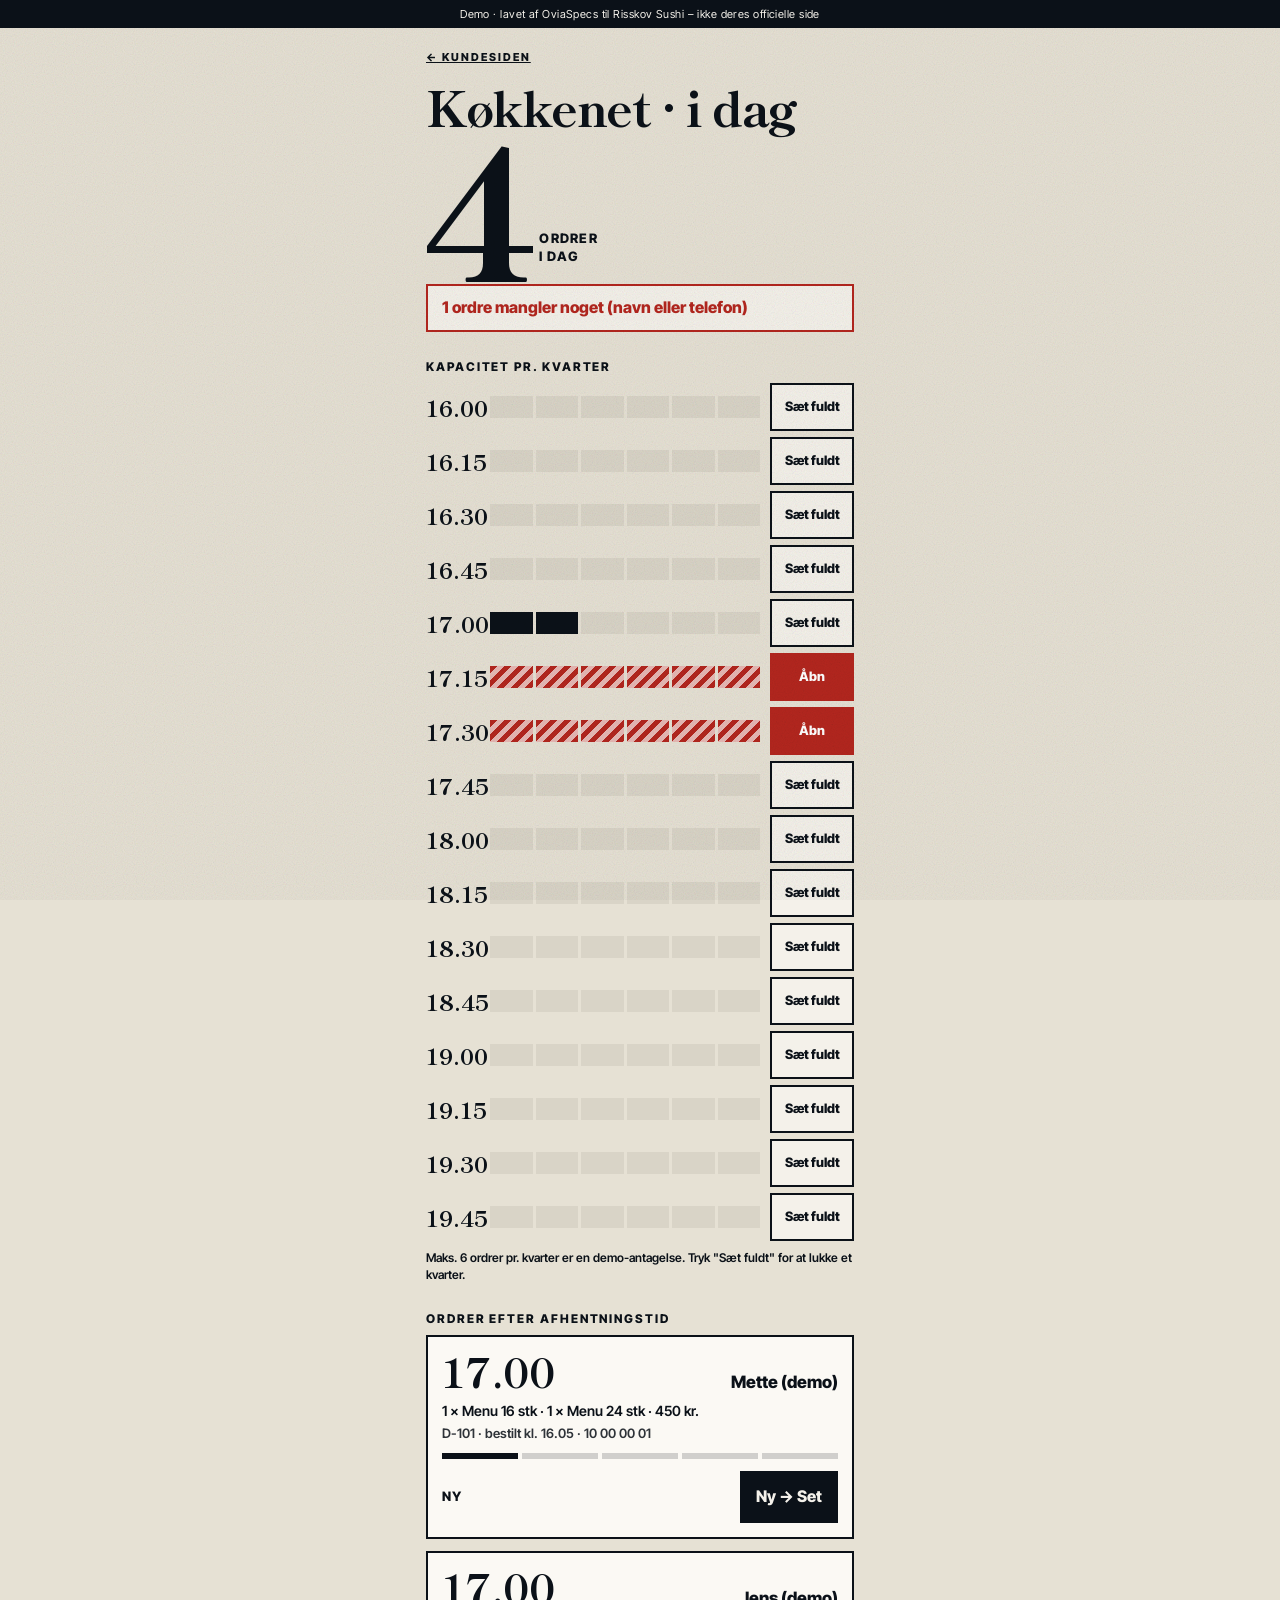
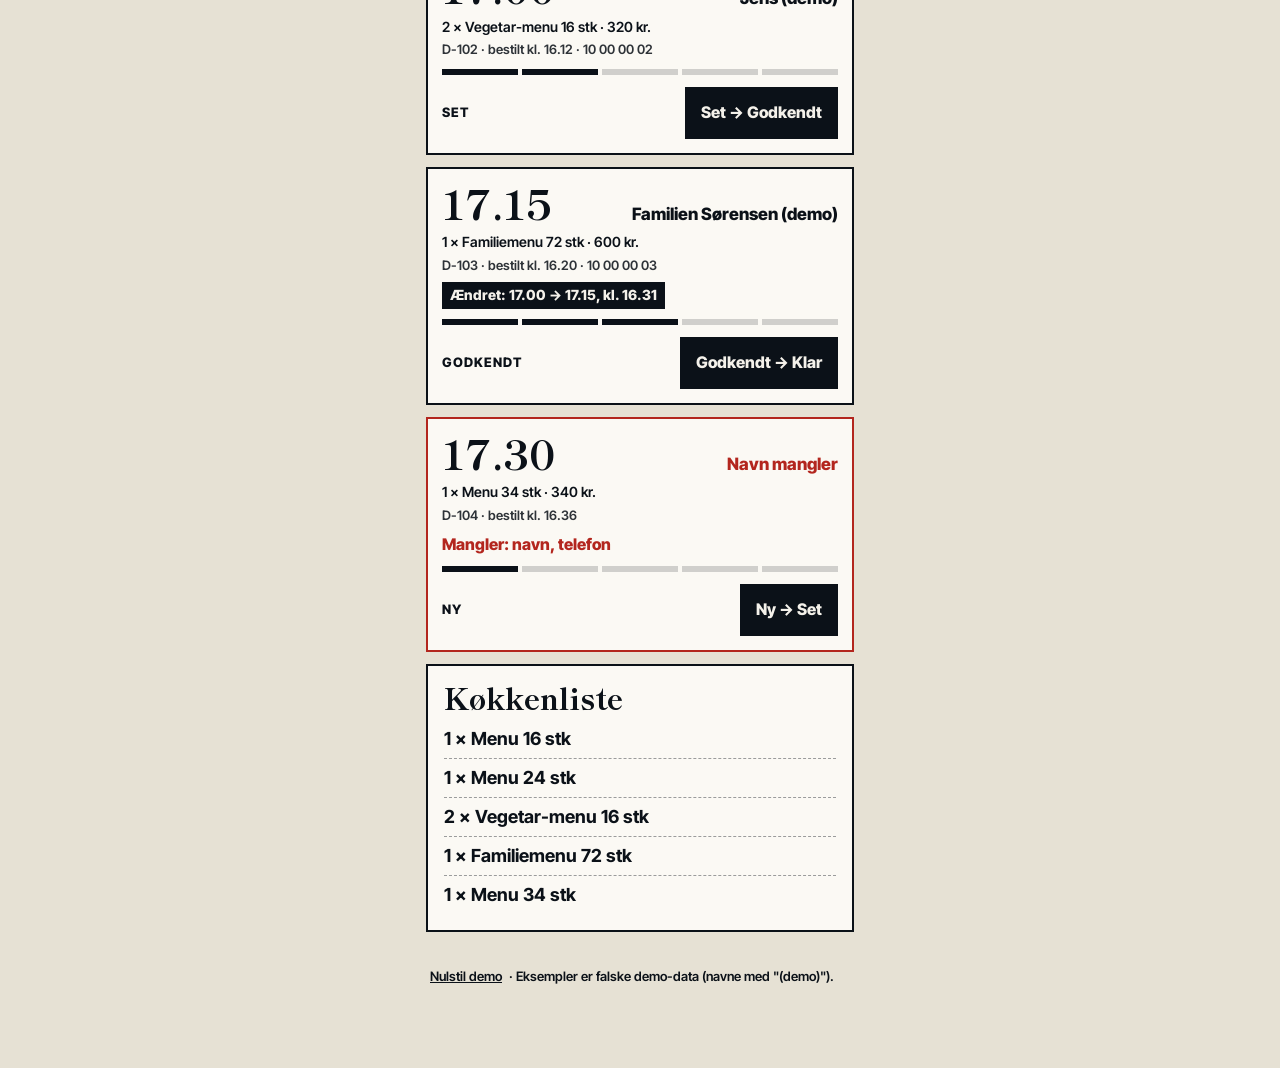
<file: ejer.html>
<!doctype html>
<html lang="da">
<head>
<meta charset="utf-8">
<meta name="viewport" content="width=device-width,initial-scale=1">
<meta name="robots" content="noindex,nofollow">
<title>Risskov Sushi · Køkkenet (demo)</title>
<link rel="preconnect" href="https://fonts.googleapis.com"><link rel="preconnect" href="https://fonts.gstatic.com" crossorigin>
<link href="https://fonts.googleapis.com/css2?family=Shippori+Mincho:wght@500;800&family=Inter+Tight:wght@400;600;800&display=swap" rel="stylesheet">
<link rel="stylesheet" href="./css/style.css">
</head>
<body class="ejer">
<div class="demo" role="note">Demo · lavet af OviaSpecs til Risskov Sushi – ikke deres officielle side</div>
<main class="wrap" id="main">
  <p class="k" style="margin-top:20px"><a href="./index.html">← Kundesiden</a></p>
  <h1 class="eh" id="eh">Køkkenet · i dag</h1>
  <div class="big2"><b id="tot" aria-live="polite">0</b><span>ordrer<br>i dag</span></div>
  <div id="warn"></div>

  <h2 class="sub">Kapacitet pr. kvarter</h2>
  <div class="cap" id="cap"></div>
  <p style="font-size:12px;font-weight:600;margin-top:8px">Maks. <span id="capn">6</span> ordrer pr. kvarter er en demo-antagelse. Tryk "Sæt fuldt" for at lukke et kvarter.</p>

  <h2 class="sub">Ordrer efter afhentningstid</h2>
  <div id="orders"></div>

  <div class="klist"><h2>Køkkenliste</h2><ul id="klist"></ul></div>
  <p style="font-size:13px;font-weight:600"><button class="link" id="reset" type="button">Nulstil demo</button> · Eksempler er falske demo-data (navne med "(demo)").</p>
</main>
<script src="./js/shared.js"></script>
<script src="./js/ejer.js"></script>
</body>
</html>
</file>
<file: css/style.css>
/* Risskov Sushi demo – retning C (varm og taktil: bon og tidslinje). Farver fra stedets menukort: mørk blå-sort, grøn, sand. */
:root{
  --ink:#0B1118;
  --paper:#F4F1EA;
  --bon:#FBF9F4;
  --board:#E6E1D4;
  --green:#0B6B42;
  --sand:#D9BE8C;
  --grey:#C9C6BF;
  --red:#B3261E;
  --f-d:'Shippori Mincho',Georgia,serif;
  --f-b:'Inter Tight',system-ui,sans-serif;
}
*{box-sizing:border-box;margin:0;padding:0}
[hidden]{display:none!important}
html{-webkit-text-size-adjust:100%}
html,body{overflow-x:clip}
body{background:var(--board);color:var(--ink);font-family:var(--f-b);font-size:16px;line-height:1.45;min-height:100vh;padding-top:30px}
body:after{content:"";position:fixed;inset:0;pointer-events:none;opacity:.2;mix-blend-mode:multiply;z-index:90;background-image:url("data:image/svg+xml,%3Csvg xmlns='http://www.w3.org/2000/svg' width='160' height='160'%3E%3Cfilter id='n'%3E%3CfeTurbulence type='fractalNoise' baseFrequency='.9' numOctaves='2'/%3E%3C/filter%3E%3Crect width='100%25' height='100%25' filter='url(%23n)'/%3E%3C/svg%3E")}
a{color:inherit}
button,input{font:inherit;color:inherit}
:focus-visible{outline:3px solid var(--ink);outline-offset:3px}
.wrap{max-width:460px;margin:0 auto;padding:0 16px;position:relative}
.site{max-width:1100px;margin:0 auto;padding:0 16px;position:relative}
.demo{position:fixed;top:0;left:0;right:0;z-index:100;background:var(--ink);color:var(--paper);font-size:11px;letter-spacing:.04em;padding:7px 16px;line-height:1.3;text-align:center}
.vh{position:absolute;width:1px;height:1px;overflow:hidden;clip:rect(0 0 0 0)}
.k{font-size:11px;font-weight:800;letter-spacing:.18em;text-transform:uppercase}
.tbd{color:var(--red);font-weight:800}
.btn{display:flex;align-items:center;justify-content:space-between;gap:12px;width:100%;min-height:58px;padding:16px 20px;background:var(--green);color:#fff;border:0;font-weight:800;font-size:19px;text-decoration:none;cursor:pointer;box-shadow:5px 5px 0 var(--ink);transition:transform .2s ease,box-shadow .2s ease}
.btn:active{transform:translate(3px,3px);box-shadow:2px 2px 0 var(--ink)}
.btn[disabled]{background:#6c7570;box-shadow:none;cursor:not-allowed}
.btn.ink{background:var(--ink);box-shadow:5px 5px 0 var(--green)}
.btn.ghost{background:transparent;color:var(--ink);box-shadow:none;border:2px solid var(--ink);justify-content:center}
.link{background:none;border:0;text-decoration:underline;cursor:pointer;min-height:44px;padding:0 4px;font-size:13px;font-weight:600}

/* forside */
.hero{position:relative;padding:20px 0 30px}
.hv{position:absolute;left:-4px;top:40px;writing-mode:vertical-rl;transform:rotate(180deg);font:800 clamp(52px,15vw,72px)/1 var(--f-d);letter-spacing:-.02em;color:var(--green);pointer-events:none;z-index:2}
.slip{position:relative;margin:14px 6px 0 62px;background:var(--bon);padding:24px 18px 34px;transform:rotate(-1.2deg);box-shadow:0 2px 0 rgba(0,0,0,.12),0 18px 24px -14px rgba(0,0,0,.45)}
.slip:after{content:"";position:absolute;left:0;right:0;bottom:-10px;height:10px;background:radial-gradient(circle at 10px 0,var(--bon) 9px,transparent 10px) 0 0/20px 10px repeat-x}
.stamp{position:absolute;right:10px;top:12px;border:2px solid var(--green);color:var(--green);padding:4px 9px;font-weight:800;font-size:11px;letter-spacing:.12em;text-transform:uppercase;transform:rotate(6deg);background:rgba(251,249,244,.9)}
.slip h1{font:800 clamp(40px,12.5vw,60px)/.98 var(--f-d);letter-spacing:-.03em;margin:26px 0 14px}
.dash{border-top:2px dashed var(--ink);margin:14px 0}
.row{display:flex;justify-content:space-between;gap:10px;font-weight:600;font-size:15px;padding:3px 0}
.next{font:800 clamp(70px,22vw,100px)/.8 var(--f-d);letter-spacing:-.06em;color:var(--green);font-variant-numeric:tabular-nums;margin:6px 0 4px -3px}
.tline{display:grid;grid-template-columns:repeat(16,1fr);gap:2px;margin-top:14px}
.tline i{height:30px;background:var(--ink)}
.tline i.f{background:var(--grey)}
.tline i.n{background:var(--green)}
.tl-l{display:flex;justify-content:space-between;margin-top:6px}
.hcta{margin:36px 6px 0 62px}
.note-s{font-size:12px;font-weight:600;max-width:52ch;margin-top:10px}

.mq{overflow:hidden;white-space:nowrap;border-block:2px solid var(--ink);padding:10px 0;margin-top:22px;background:var(--paper)}
.mq div{display:inline-block;font:500 46px/1 var(--f-d);letter-spacing:-.03em}
.mq em{font-style:normal;color:var(--green);font-weight:800}

.tl{background:var(--ink);color:var(--paper);margin-top:0;overflow:hidden}
.tl .site{padding-top:56px;padding-bottom:64px;min-height:min(72vh,560px)}
.tl h2{font:800 clamp(38px,11vw,60px)/.98 var(--f-d);letter-spacing:-.03em;max-width:12ch;color:var(--paper)}
.tl h2 em{font-style:normal;color:var(--sand)}
.tl-line{height:4px;background:#2c3640;margin:34px 0 18px;position:relative}
.tl-line i{position:absolute;inset:0;background:var(--sand);transform-origin:left}
.tl-row{display:grid;gap:30px}
.tm .t{font:800 clamp(100px,34vw,190px)/.8 var(--f-d);letter-spacing:-.06em;color:var(--sand);font-variant-numeric:tabular-nums}
.tm p{font-weight:600;max-width:32ch;margin-top:10px}
.tm .k{display:block;margin-bottom:8px;color:var(--paper)}

.sec{padding:58px 0 14px}
.sec h2{font:800 clamp(38px,11vw,60px)/.98 var(--f-d);letter-spacing:-.03em;max-width:14ch;margin-bottom:10px}
.board{display:flex;gap:22px;overflow-x:auto;scroll-snap-type:x mandatory;padding:32px 16px 40px;margin:0 -16px}
.bn{flex:none;width:236px;min-height:210px;scroll-snap-align:center;background:var(--bon);padding:18px 16px;position:relative;box-shadow:0 2px 0 rgba(0,0,0,.12),0 16px 22px -12px rgba(0,0,0,.4);display:flex;flex-direction:column;justify-content:space-between;transition:transform .35s cubic-bezier(.16,1,.3,1)}
.bn:before{content:"";position:absolute;top:-10px;left:50%;margin-left:-32px;width:64px;height:20px;background:rgba(11,107,66,.5);transform:rotate(-4deg)}
.bn:nth-child(3n+1){transform:rotate(-1.6deg)}.bn:nth-child(3n+2){transform:rotate(1.4deg);margin-top:12px}.bn:nth-child(3n){transform:rotate(-.6deg);margin-top:4px}
.bn:hover,.bn:focus-visible{transform:rotate(0) translateY(-6px)}
.bn .g{font-size:11px;font-weight:800;letter-spacing:.14em;text-transform:uppercase;color:var(--green)}
.bn h3{font:800 28px/1 var(--f-d);letter-spacing:-.02em;margin:6px 0}
.bn p{font-size:13px;font-weight:600}
.bn .pr{font:800 56px/.8 var(--f-d);letter-spacing:-.04em;margin-top:12px;font-variant-numeric:tabular-nums}
.bn .pr small{font:800 13px var(--f-b);margin-left:4px;letter-spacing:.04em}

.about{display:grid;padding:54px 0 20px}
.ph{position:relative;overflow:hidden;background:#DCD6C6;border:1.5px dashed var(--ink);display:grid;place-items:center;aspect-ratio:4/5;margin-right:50px}
.ph .in{position:absolute;inset:-10% 0;display:grid;place-items:center;background:repeating-linear-gradient(135deg,rgba(11,17,24,.05) 0 10px,transparent 10px 20px)}
.ph span{position:relative;font:500 22px var(--f-d)}
.about .tx{position:relative;margin:-60px 0 0 36px;z-index:2;background:var(--bon);padding:20px 16px;transform:rotate(1deg);box-shadow:0 14px 22px -12px rgba(0,0,0,.4)}
.about h2{font:800 clamp(34px,10vw,50px)/1 var(--f-d);letter-spacing:-.03em;margin-bottom:10px}
.about p{font-weight:600;margin-bottom:10px}
.prak{border-top:2px solid var(--ink);margin-top:40px;padding:50px 0 16px;display:grid;gap:30px}
.prak h2{font:800 clamp(34px,10vw,50px)/1 var(--f-d);letter-spacing:-.03em;margin-bottom:10px}
.hrs{width:100%;border-collapse:collapse}
.hrs th,.hrs td{text-align:left;padding:11px 0;border-bottom:1px solid rgba(11,17,24,.3);font-size:17px;font-weight:600}
.hrs td{text-align:right;font-weight:800}
.big-a{display:block;font:800 clamp(36px,11vw,52px)/1 var(--f-d);letter-spacing:-.03em;text-decoration:none}
footer.f{border-top:2px solid var(--ink);margin-top:40px;padding:28px 0 70px;font-size:14px;font-weight:600}
footer.f p{margin-bottom:8px}

/* flow */
#flow{position:fixed;inset:0;z-index:60;background:var(--paper);display:flex;flex-direction:column;padding-top:30px}
.fbar{display:flex;align-items:center;gap:10px;padding:10px 12px}
.ibtn{min-width:52px;min-height:52px;background:none;border:2px solid var(--ink);font-weight:800;font-size:15px;cursor:pointer;padding:0 14px}
.ibtn[hidden]{visibility:hidden;display:block!important}
.evening{flex:1;min-width:0}
.evening .ln{position:relative;height:6px;background:var(--grey)}
.evening .ln i{position:absolute;left:0;top:0;bottom:0;background:var(--green);transition:width .7s cubic-bezier(.16,1,.3,1)}
.evening .ln b{position:absolute;top:-6px;width:18px;height:18px;border-radius:50%;background:var(--ink);margin-left:-9px;transition:left .7s cubic-bezier(.16,1,.3,1)}
.evening .lb{display:flex;justify-content:space-between;margin-top:8px;font-size:11px;font-weight:800;letter-spacing:.1em}
.fbody{flex:1;overflow:auto;padding:10px 20px 20px;max-width:520px;width:100%;margin:0 auto}
.fbody .q{font:800 clamp(38px,11.5vw,54px)/.98 var(--f-d);letter-spacing:-.03em;margin:8px 0 8px}
.fbody .hint{font-weight:600;margin-bottom:16px}
.fbar2{padding:10px 20px 22px;max-width:520px;width:100%;margin:0 auto}
.err{color:var(--red);font-weight:800;margin-bottom:6px;min-height:1.4em}
.tot{display:flex;justify-content:space-between;align-items:baseline;font-weight:800;margin-bottom:8px}
.tot b{font:800 30px/1 var(--f-d)}
.grp{font-size:11px;font-weight:800;letter-spacing:.16em;text-transform:uppercase;color:var(--green);margin:20px 0 4px;border-bottom:2px solid var(--ink);padding-bottom:4px}
.it{display:grid;grid-template-columns:1fr auto;gap:8px 12px;align-items:center;padding:12px 0;border-bottom:1px solid rgba(11,17,24,.25)}
.it h3{font:800 21px/1.05 var(--f-d)}
.it p{font-size:13px;font-weight:600;margin-top:2px}
.it .pz{font-weight:800;font-size:14px;margin-top:3px}
.qty{display:flex;align-items:center;gap:6px}
.qty button{width:52px;height:52px;border:2px solid var(--ink);background:var(--paper);font:800 26px/1 var(--f-b);cursor:pointer}
.qty output{min-width:28px;text-align:center;font:800 24px var(--f-d);font-variant-numeric:tabular-nums}
.slots{display:grid;grid-template-columns:repeat(3,1fr);gap:8px}
.slot{min-height:64px;border:2px solid var(--ink);background:var(--paper);cursor:pointer;padding:6px;text-align:center}
.slot b{display:block;font:800 26px/1 var(--f-d);font-variant-numeric:tabular-nums}
.slot small{font-size:11px;font-weight:800;letter-spacing:.06em;text-transform:uppercase}
.slot[aria-checked="true"]{background:var(--green);color:#fff;border-color:var(--green)}
.slot[aria-disabled="true"]{background:var(--grey);color:#5b5f63;border-color:var(--grey);cursor:not-allowed}
.slot[aria-disabled="true"] b{text-decoration:line-through}
label.lab{display:block;font-size:12px;font-weight:800;letter-spacing:.12em;text-transform:uppercase;margin:18px 0 6px}
.field{width:100%;min-height:58px;border:2px solid var(--ink);background:var(--bon);padding:12px 14px;font-size:20px;font-weight:600}
.sum{border-top:2px solid var(--ink)}
.sum div{display:flex;justify-content:space-between;gap:12px;align-items:center;padding:12px 0;border-bottom:1px solid rgba(11,17,24,.3);font-size:17px;font-weight:600}
.sum button{min-height:44px;background:none;border:0;text-decoration:underline;font-weight:800;cursor:pointer}
.receipt{position:relative;background:var(--bon);margin:10px 0 24px;padding:22px 18px 28px;box-shadow:0 14px 22px -12px rgba(0,0,0,.4)}
.receipt:after{content:"";position:absolute;left:0;right:0;bottom:-10px;height:10px;background:radial-gradient(circle at 10px 0,var(--bon) 9px,transparent 10px) 0 0/20px 10px repeat-x}
.receipt h3{font:800 38px/1 var(--f-d);margin:6px 0}
.receipt .big{font:800 110px/.8 var(--f-d);letter-spacing:-.06em;color:var(--green);margin:12px 0 4px;font-variant-numeric:tabular-nums}
.receipt .li{display:flex;justify-content:space-between;gap:10px;font-weight:600;font-size:15px;padding:2px 0}
.print{animation:print 1.1s cubic-bezier(.16,1,.3,1) both}
@keyframes print{from{clip-path:inset(0 0 100% 0);transform:translateY(-18px)}to{clip-path:inset(0 0 -20px 0);transform:none}}

/* ejer */
.ejer .wrap{padding-bottom:70px}
.eh{font:800 clamp(34px,10vw,48px)/1 var(--f-d);letter-spacing:-.03em;margin:16px 0 4px}
.big2{display:flex;align-items:flex-end;gap:12px}
.big2 b{font:800 clamp(130px,44vw,180px)/.78 var(--f-d);letter-spacing:-.06em;margin-left:-5px;font-variant-numeric:tabular-nums}
.big2 span{font-weight:800;letter-spacing:.1em;text-transform:uppercase;font-size:13px;padding-bottom:8px}
.sub{margin:26px 0 8px;font-size:12px;font-weight:800;letter-spacing:.16em;text-transform:uppercase}
.warn{border:2px solid var(--red);color:var(--red);background:var(--paper);padding:10px 14px;font-weight:800;margin:10px 0}
.cap{display:grid;gap:6px}
.cr{display:grid;grid-template-columns:54px 1fr auto;gap:10px;align-items:center}
.cr .t{font:800 22px var(--f-d);font-variant-numeric:tabular-nums}
.cr .bar{display:grid;grid-template-columns:repeat(6,1fr);gap:3px}
.cr .bar i{height:22px;background:#d9d4c7}
.cr .bar i.on{background:var(--ink)}
.cr .bar.full i{background:var(--red)}
.cr .bar.manual i{background:repeating-linear-gradient(135deg,var(--red) 0 5px,#e7b8b4 5px 10px)}
.cr .tg{min-width:84px;min-height:48px;border:2px solid var(--ink);background:var(--paper);font-weight:800;font-size:13px;cursor:pointer}
.cr .tg[aria-pressed="true"]{background:var(--red);border-color:var(--red);color:#fff}
.order{background:var(--bon);border:2px solid var(--ink);padding:14px;margin:0 0 12px}
.order.miss{border-color:var(--red)}
.order .top{display:flex;justify-content:space-between;gap:10px;align-items:baseline}
.order .tm2{font:800 40px/1 var(--f-d);font-variant-numeric:tabular-nums}
.order .nm{font-weight:800;font-size:17px;text-align:right}
.order .its{font-size:14px;font-weight:600;margin-top:6px}
.order .meta{font-size:13px;font-weight:600;opacity:.85;margin-top:3px}
.order .chg{display:inline-block;margin-top:8px;font-weight:800;font-size:14px;background:var(--ink);color:var(--paper);padding:3px 8px}
.order .ms{color:var(--red);font-weight:800;margin-top:8px}
.prog{display:flex;gap:4px;margin-top:10px}
.prog i{flex:1;height:6px;background:rgba(11,17,24,.18)}
.prog i.on{background:var(--ink)}
.order .st{display:flex;align-items:stretch;gap:10px;margin-top:12px}
.order .pill{flex:1;display:flex;align-items:center;font-weight:800;font-size:13px;letter-spacing:.08em;text-transform:uppercase}
.order .adv{min-height:52px;padding:0 16px;background:var(--ink);color:var(--paper);border:0;font-weight:800;font-size:16px;cursor:pointer}
.order .adv[disabled]{background:transparent;color:var(--ink);border:2px solid var(--ink)}
.klist{background:var(--bon);border:2px solid var(--ink);padding:16px;margin:8px 0 22px}
.klist h2{font:800 30px/1 var(--f-d);margin-bottom:8px}
.klist li{list-style:none;font-weight:700;font-size:18px;padding:6px 0;border-bottom:1px dashed rgba(11,17,24,.4)}
.klist li:last-child{border:0}

@media (min-width:900px){
  .hero{display:grid;grid-template-columns:1fr 1fr;gap:0 50px;align-items:start;padding-top:40px}
  .hv{top:20px;font-size:90px}
  .slip{margin-left:120px}
  .hcta{grid-column:2;margin:0}
  .tl-row{grid-template-columns:repeat(3,1fr);gap:50px}
  .about{grid-template-columns:1fr 1fr;align-items:center}
  .about .tx{margin:0 0 0 -70px}
  .prak{grid-template-columns:repeat(3,1fr)}
  .board{margin:0}
}
@media (prefers-reduced-motion:reduce){*{animation:none!important;transition:none!important}}
</file>
